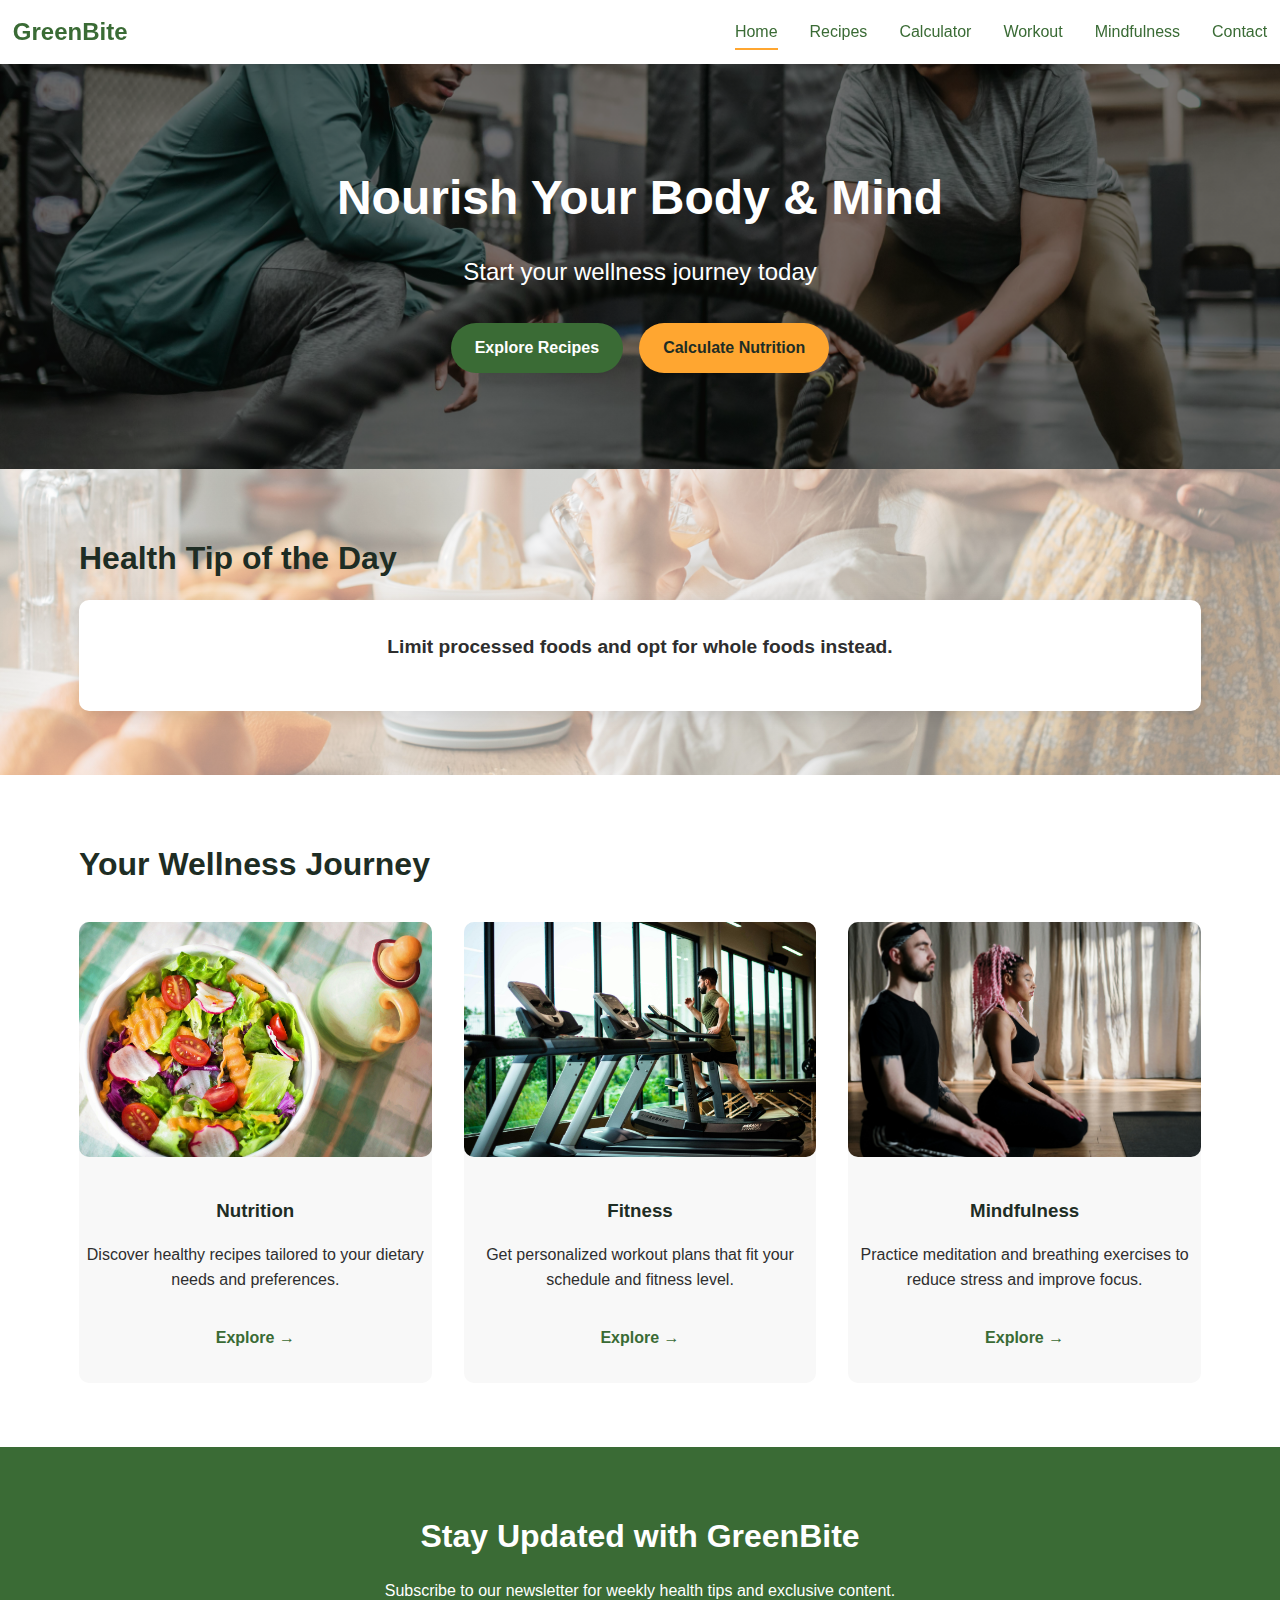
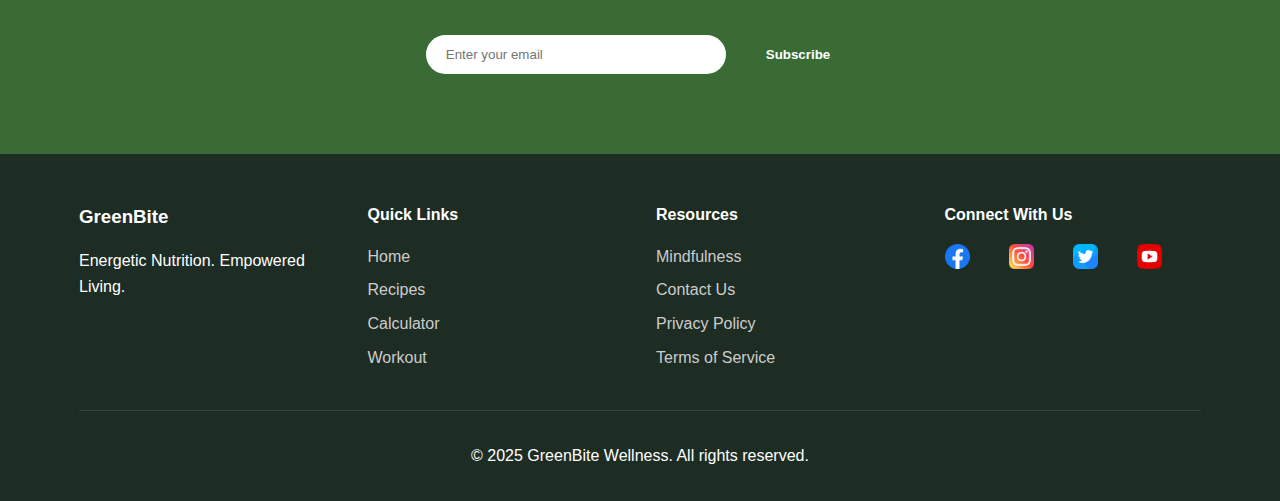
<file: index.html>
<!DOCTYPE html>
<html lang="en">
<head>
    <meta charset="UTF-8">
    <meta name="viewport" content="width=device-width, initial-scale=1.0">
    <meta name="description" content="GreenBite - Your holistic wellness journey with nutrition, fitness, and mindfulness">
    <title>GreenBite - Holistic Wellness</title>
    <link rel="stylesheet" href="./style.css">
    <link rel="manifest" href="manifest.json">
    <link rel="icon" href="images/favicon.png" type="image/png">
</head>
<body>
    <!-- Navigation -->
    <nav class="navbar">
        <div class="nav-container">
            <a href="./index.html" class="nav-logo">GreenBite</a>
            <div class="nav-menu" id="nav-menu">
                <a href="./index.html" class="nav-link active">Home</a>
                <a href="./recipes.html" class="nav-link">Recipes</a>
                <a href="./calculator.html" class="nav-link">Calculator</a>
                <a href="./workout.html" class="nav-link">Workout</a>
                <a href="./mindfullness.html" class="nav-link">Mindfulness</a>
                <a href="contact.html" class="nav-link">Contact</a>
            </div>
            <div class="hamburger" id="hamburger">
                <span class="bar"></span>
                <span class="bar"></span>
                <span class="bar"></span>
            </div>
        </div>
    </nav>

    <!-- Hero Section -->
    <section class="hero">
        <div class="hero-content">
            <h1 class="hero-title">Nourish Your Body & Mind</h1>
            <p class="hero-subtitle" id="rotating-text">Start your wellness journey today</p>
            <div class="hero-buttons">
                <a href="./recipes.html" class="btn btn-primary">Explore Recipes</a>
                <a href="./calculator.html" class="btn btn-secondary">Calculate Nutrition</a>
            </div>
        </div>
    </section>

    <!-- Daily Tip Section -->
    <section class="daily-tip">
        <div class="container">
            <h2>Health Tip of the Day</h2>
            <div class="tip-card">
                <p id="daily-tip-text">Loading your daily tip...</p>
            </div>
        </div>
    </section>

    <!-- Features Section -->
    <section class="features">
        <div class="container">
            <h2>Your Wellness Journey</h2>
            <div class="features-grid">
                <div class="feature-card">
                    <div class="feature-icon"><img src="nutrtion 1.jpg"></div>
                    <h3>Nutrition</h3>
                    <p>Discover healthy recipes tailored to your dietary needs and preferences.</p>
                    <a href="./recipes.html" class="feature-link">Explore →</a>
                </div>
                <div class="feature-card">
                    <div class="feature-icon"><img src="workout 1.jpg"></div>
                    <h3>Fitness</h3>
                    <p>Get personalized workout plans that fit your schedule and fitness level.</p>
                    <a href="./workout.html" class="feature-link">Explore →</a>
                </div>
                <div class="feature-card">
                    <div class="feature-icon"><img src="mind 1.jpg"></div>
                    <h3>Mindfulness</h3>
                    <p>Practice meditation and breathing exercises to reduce stress and improve focus.</p>
                    <a href="./mindfullness.html" class="feature-link">Explore →</a>
                </div>
            </div>
        </div>
    </section>

    <!-- Newsletter Section -->
    <section class="newsletter">
        <div class="container">
            <h2>Stay Updated with GreenBite</h2>
            <p>Subscribe to our newsletter for weekly health tips and exclusive content.</p>
            <form id="newsletter-form" class="newsletter-form">
                <input type="email" id="newsletter-email" placeholder="Enter your email" required>
                <button type="submit" class="btn btn-primary">Subscribe</button>
            </form>
            <p id="newsletter-message" class="newsletter-message"></p>
        </div>
    </section>

    <!-- Footer -->
    <footer class="footer">
        <div class="container">
            <div class="footer-content">
                <div class="footer-section">
                    <h3>GreenBite</h3>
                    <p>Energetic Nutrition. Empowered Living.</p>
                </div>
                <div class="footer-section">
                    <h4>Quick Links</h4>
                    <ul>
                        <li><a href="./index.html">Home</a></li>
                        <li><a href="./recipes.html">Recipes</a></li>
                        <li><a href="./calculator.html">Calculator</a></li>
                        <li><a href="./workout.html">Workout</a></li>
                    </ul>
                </div>
                <div class="footer-section">
                    <h4>Resources</h4>
                    <ul>
                        <li><a href="./mindfullness.html">Mindfulness</a></li>
                        <li><a href="contact.html">Contact Us</a></li>
                        <li><a href="#">Privacy Policy</a></li>
                        <li><a href="#">Terms of Service</a></li>
                    </ul>
                </div>
                <div class="footer-section">
                    <h4>Connect With Us</h4>
                    <div class="social-icons">
                        <a href="#" aria-label="Facebook"><img src="facebook.png"></a>
                        <a href="#" aria-label="Instagram"><img src="instagram.png"></a>
                        <a href="#" aria-label="Twitter"><img src="twitter.png"></a>
                        <a href="#" aria-label="YouTube"><img src="youtube.png"></a>
                    </div>
                </div>
            </div>
            <div class="footer-bottom">
                <p>&copy; 2025 GreenBite Wellness. All rights reserved.</p>
            </div>
        </div>
    </footer>

    <script src="./script.js"></script>
</body>
</html>
</file>
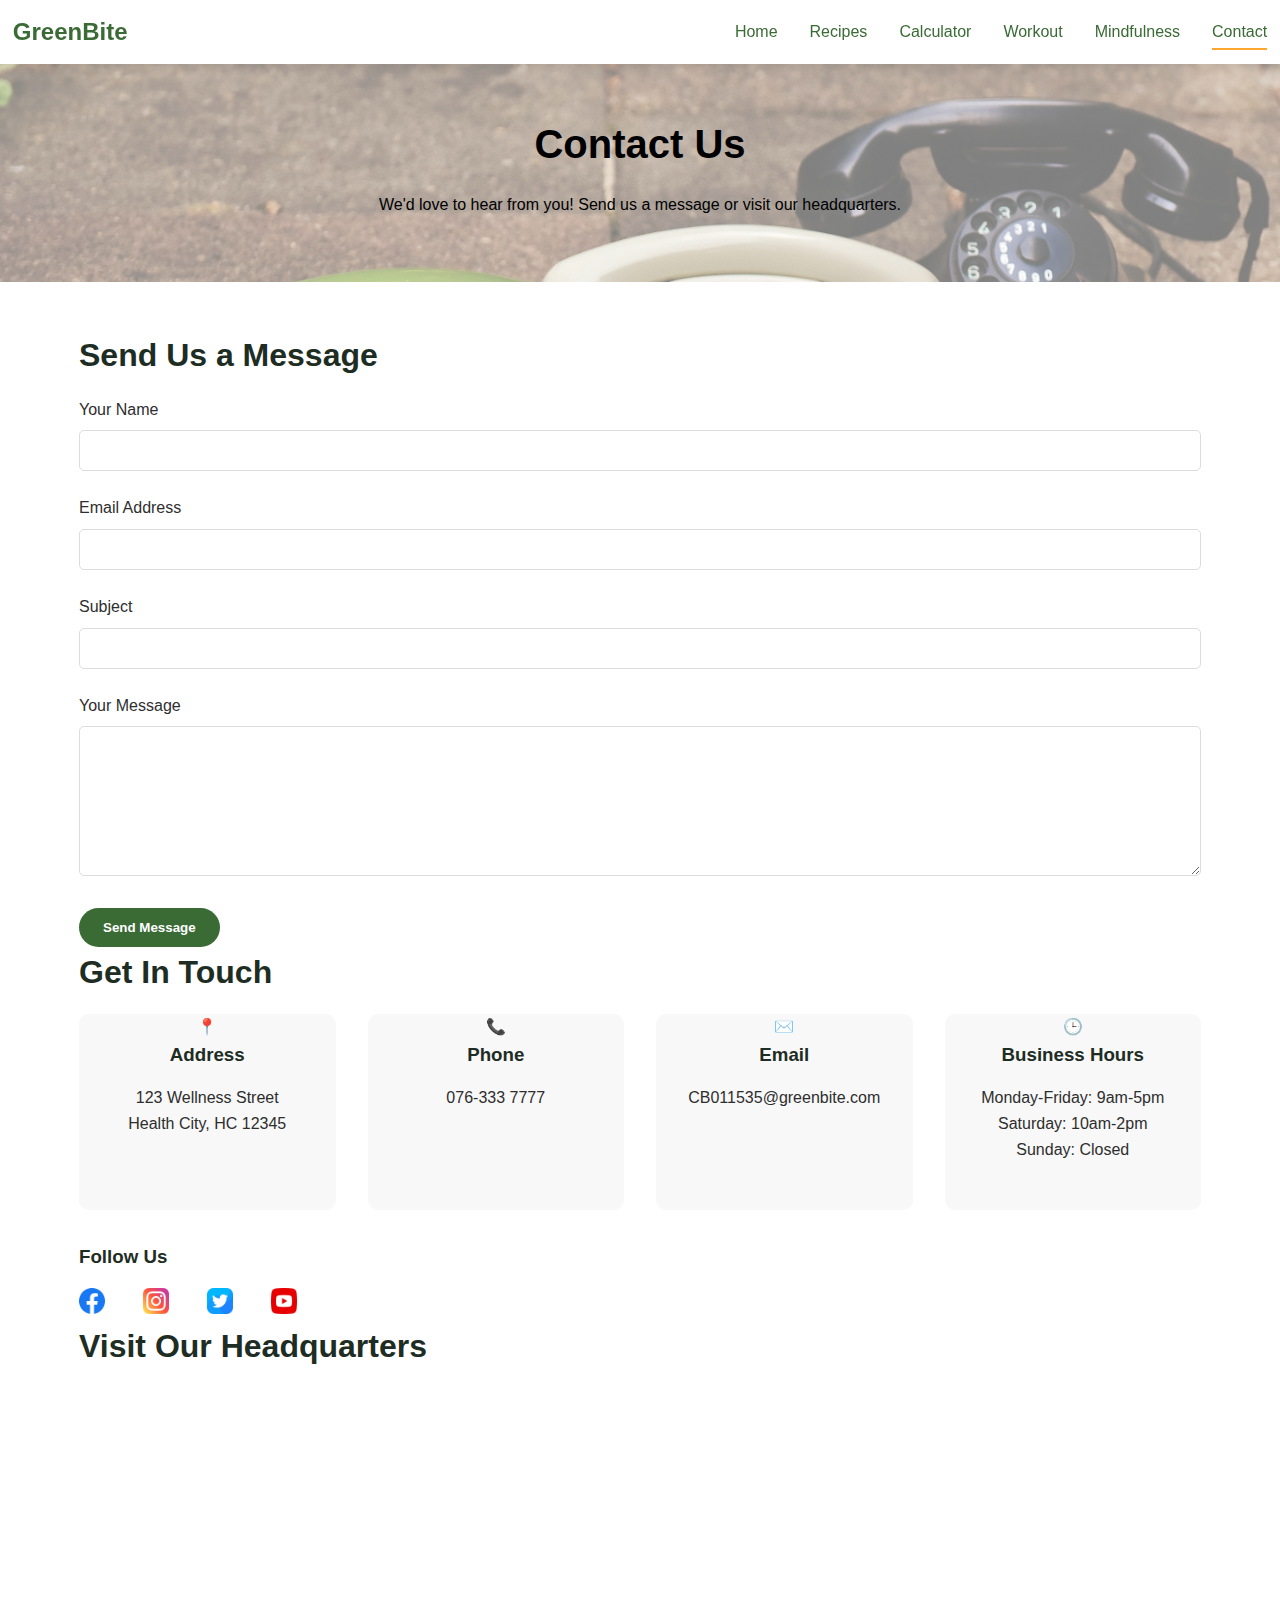
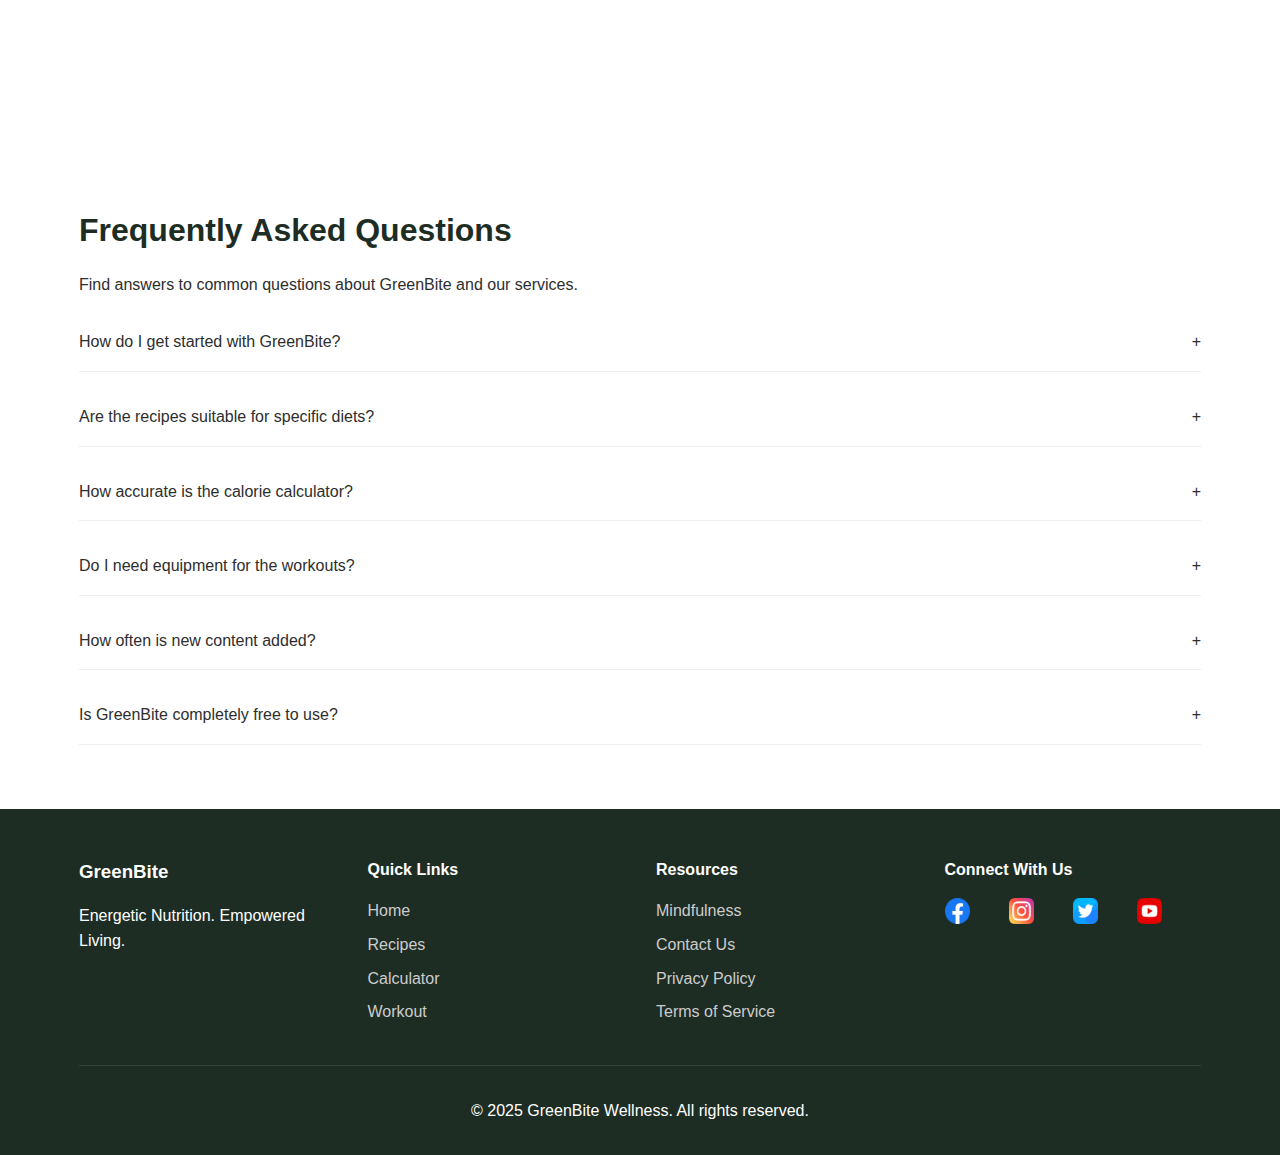
<file: contact.html>
<!DOCTYPE html>
<html lang="en">
<head>
    <meta charset="UTF-8">
    <meta name="viewport" content="width=device-width, initial-scale=1.0">
    <title>Contact Us | GreenBite</title>
    <link rel="stylesheet" href="./style.css">
    <link rel="manifest" href="manifest.json">
    <link rel="icon" href="images/favicon.png" type="image/png">
</head>
<body class="contact-page">
    <!-- Navigation -->
    <nav class="navbar">
        <div class="nav-container">
            <a href="./index.html" class="nav-logo">GreenBite</a>
            <div class="nav-menu" id="nav-menu">
                <a href="./index.html" class="nav-link">Home</a>
                <a href="./recipes.html" class="nav-link">Recipes</a>
                <a href="./calculator.html" class="nav-link">Calculator</a>
                <a href="./workout.html" class="nav-link">Workout</a>
                <a href="./mindfullness.html" class="nav-link">Mindfulness</a>
                <a href="./contact.html" class="nav-link active">Contact</a>
            </div>
            <div class="hamburger" id="hamburger">
                <span class="bar"></span>
                <span class="bar"></span>
                <span class="bar"></span>
            </div>
        </div>
    </nav>

    <!-- Page Header -->
    <section class="contact-header">
        <div class="container">
            <h1 style="color: rgb(0, 0, 0);">Contact Us</h1>
            <p style="color: rgb(0, 0, 0);">We'd love to hear from you! Send us a message or visit our headquarters.</p>
        </div>
    </section>

    <!-- Page Content -->
    <section class="page-content">
        <div class="container">
            <div class="contact-grid">
                <!-- Contact Form -->
                <div class="contact-form-section">
                    <h2>Send Us a Message</h2>
                    <form id="contact-form" class="contact-form">
                        <div class="form-group">
                            <label for="contact-name" class="form-label">Your Name</label>
                            <input type="text" id="contact-name" name="name" class="form-input" required>
                            <div class="error-message" id="name-error"></div>
                        </div>
                        
                        <div class="form-group">
                            <label for="contact-email" class="form-label">Email Address</label>
                            <input type="email" id="contact-email" name="email" class="form-input" required>
                            <div class="error-message" id="email-error"></div>
                        </div>
                        
                        <div class="form-group">
                            <label for="contact-subject" class="form-label">Subject</label>
                            <input type="text" id="contact-subject" name="subject" class="form-input" required>
                            <div class="error-message" id="subject-error"></div>
                        </div>
                        
                        <div class="form-group">
                            <label for="contact-message" class="form-label">Your Message</label>
                            <textarea id="contact-message" name="message" class="form-textarea" rows="5" required></textarea>
                            <div class="error-message" id="message-error"></div>
                        </div>
                        
                        <button type="submit" class="btn btn-primary">Send Message</button>
                    </form>
                    
                    <div id="form-message" class="form-message"></div>
                </div>

                <!-- Contact Information -->
                <div class="contact-info-section">
                    <h2>Get In Touch</h2>
                    
                    <div class="contact-info">
                        <div class="contact-item">
                            <div class="contact-icon">📍</div>
                            <div class="contact-details">
                                <h3>Address</h3>
                                <p>123 Wellness Street<br>Health City, HC 12345</p>
                            </div>
                        </div>
                        
                        <div class="contact-item">
                            <div class="contact-icon">📞</div>
                            <div class="contact-details">
                                <h3>Phone</h3>
                                <p>076-333 7777</p>
                            </div>
                        </div>
                        
                        <div class="contact-item">
                            <div class="contact-icon">✉️</div>
                            <div class="contact-details">
                                <h3>Email</h3>
                                <p>CB011535@greenbite.com</p>
                            </div>
                        </div>
                        
                        <div class="contact-item">
                            <div class="contact-icon">🕒</div>
                            <div class="contact-details">
                                <h3>Business Hours</h3>
                                <p>Monday-Friday: 9am-5pm<br>Saturday: 10am-2pm<br>Sunday: Closed</p>
                            </div>
                        </div>
                    </div>
                    
                    <div class="social-links">
                        <h3>Follow Us</h3>
                        <div class="social-icons">
                            <a href="#" aria-label="Facebook"><img src="facebook.png"></a>
                            <a href="#" aria-label="Instagram"><img src="instagram.png"></a>
                            <a href="#" aria-label="Twitter"><img src="twitter.png"></a>
                            <a href="#" aria-label="YouTube"><img src="youtube.png"></a>
                        </div>
                    </div>
                </div>
            </div>

            <!-- Map Section -->
            <div class="map-section">
                <h2>Visit Our Headquarters</h2>
                <div class="map-container">
                    <iframe src="https://www.google.com/maps/embed?pb=!1m18!1m12!1m3!1d3022.1840523763795!2d-73.98761418459386!3d40.75831467932678!2m3!1f0!2f0!3f0!3m2!1i1024!2i768!4f13.1!3m3!1m2!1s0x89c25855b8fb3083%3A0xa0f9aef176042a5c!2sCentral%20Park!5e0!3m2!1sen!2sus!4v1633456323819!5m2!1sen!2sus" width="100%" height="100%" style="border:0;" allowfullscreen="" loading="lazy"></iframe>
                </div>
            </div>

            <!-- FAQ Section -->
            <div class="faq-section">
                <h2>Frequently Asked Questions</h2>
                <p>Find answers to common questions about GreenBite and our services.</p>
                
                <div class="faq-list">
                    <div class="faq-item">
                        <div class="faq-question">
                            <span>How do I get started with GreenBite?</span>
                            <span class="faq-toggle">+</span>
                        </div>
                        <div class="faq-answer">
                            <p>Getting started is easy! Simply explore our recipes, use our calorie calculator to determine your nutritional needs, and try our workout generator. You can also sign up for our newsletter to receive weekly health tips.</p>
                        </div>
                    </div>
                    
                    <div class="faq-item">
                        <div class="faq-question">
                            <span>Are the recipes suitable for specific diets?</span>
                            <span class="faq-toggle">+</span>
                        </div>
                        <div class="faq-answer">
                            <p>Yes! Our recipes include options for various dietary preferences including vegetarian, vegan, gluten-free, and dairy-free. You can filter recipes based on your dietary needs.</p>
                        </div>
                    </div>
                    
                    <div class="faq-item">
                        <div class="faq-question">
                            <span>How accurate is the calorie calculator?</span>
                            <span class="faq-toggle">+</span>
                        </div>
                        <div class="faq-answer">
                            <p>Our calorie calculator uses the Mifflin-St Jeor equation, which is considered one of the most accurate formulas for estimating basal metabolic rate (BMR). However, individual results may vary based on factors like genetics and metabolism.</p>
                        </div>
                    </div>
                    
                    <div class="faq-item">
                        <div class="faq-question">
                            <span>Do I need equipment for the workouts?</span>
                            <span class="faq-toggle">+</span>
                        </div>
                        <div class="faq-answer">
                            <p>No! Our workout generator includes both equipment-free exercises and workouts that use basic equipment like dumbbells. You can filter workouts based on the equipment you have available.</p>
                        </div>
                    </div>
                    
                    <div class="faq-item">
                        <div class="faq-question">
                            <span>How often is new content added?</span>
                            <span class="faq-toggle">+</span>
                        </div>
                        <div class="faq-answer">
                            <p>We add new recipes and content weekly. Subscribe to our newsletter to be notified when new content is available.</p>
                        </div>
                    </div>
                    
                    <div class="faq-item">
                        <div class="faq-question">
                            <span>Is GreenBite completely free to use?</span>
                            <span class="faq-toggle">+</span>
                        </div>
                        <div class="faq-answer">
                            <p>Yes! All the content on our website is completely free. We believe that health and wellness resources should be accessible to everyone.</p>
                        </div>
                    </div>
                </div>
            </div>
        </div>
    </section>

    <!-- Footer -->
    <footer class="footer">
        <div class="container">
            <div class="footer-content">
                <div class="footer-section">
                    <h3>GreenBite</h3>
                    <p>Energetic Nutrition. Empowered Living.</p>
                </div>
                <div class="footer-section">
                    <h4>Quick Links</h4>
                    <ul>
                        <li><a href="./index.html">Home</a></li>
                        <li><a href="./recipes.html">Recipes</a></li>
                        <li><a href="./calculator.html">Calculator</a></li>
                        <li><a href="./workout.html">Workout</a></li>
                    </ul>
                </div>
                <div class="footer-section">
                    <h4>Resources</h4>
                    <ul>
                        <li><a href="./mindfullness.html">Mindfulness</a></li>
                        <li><a href="./contact.html">Contact Us</a></li>
                        <li><a href="#">Privacy Policy</a></li>
                        <li><a href="#">Terms of Service</a></li>
                    </ul>
                </div>
                <div class="footer-section">
                    <h4>Connect With Us</h4>
                    <div class="social-icons">
                        <a href="#" aria-label="Facebook"><img src="facebook.png"></a>
                        <a href="#" aria-label="Instagram"><img src="instagram.png"></a>
                        <a href="#" aria-label="Twitter"><img src="twitter.png"></a>
                        <a href="#" aria-label="YouTube"><img src="youtube.png"></a>
                    </div>
                </div>
            </div>
            <div class="footer-bottom">
                <p>&copy; 2025 GreenBite Wellness. All rights reserved.</p>
            </div>
        </div>
    </footer>

    <script src="./script.js"></script>
</body>
</html>
</file>
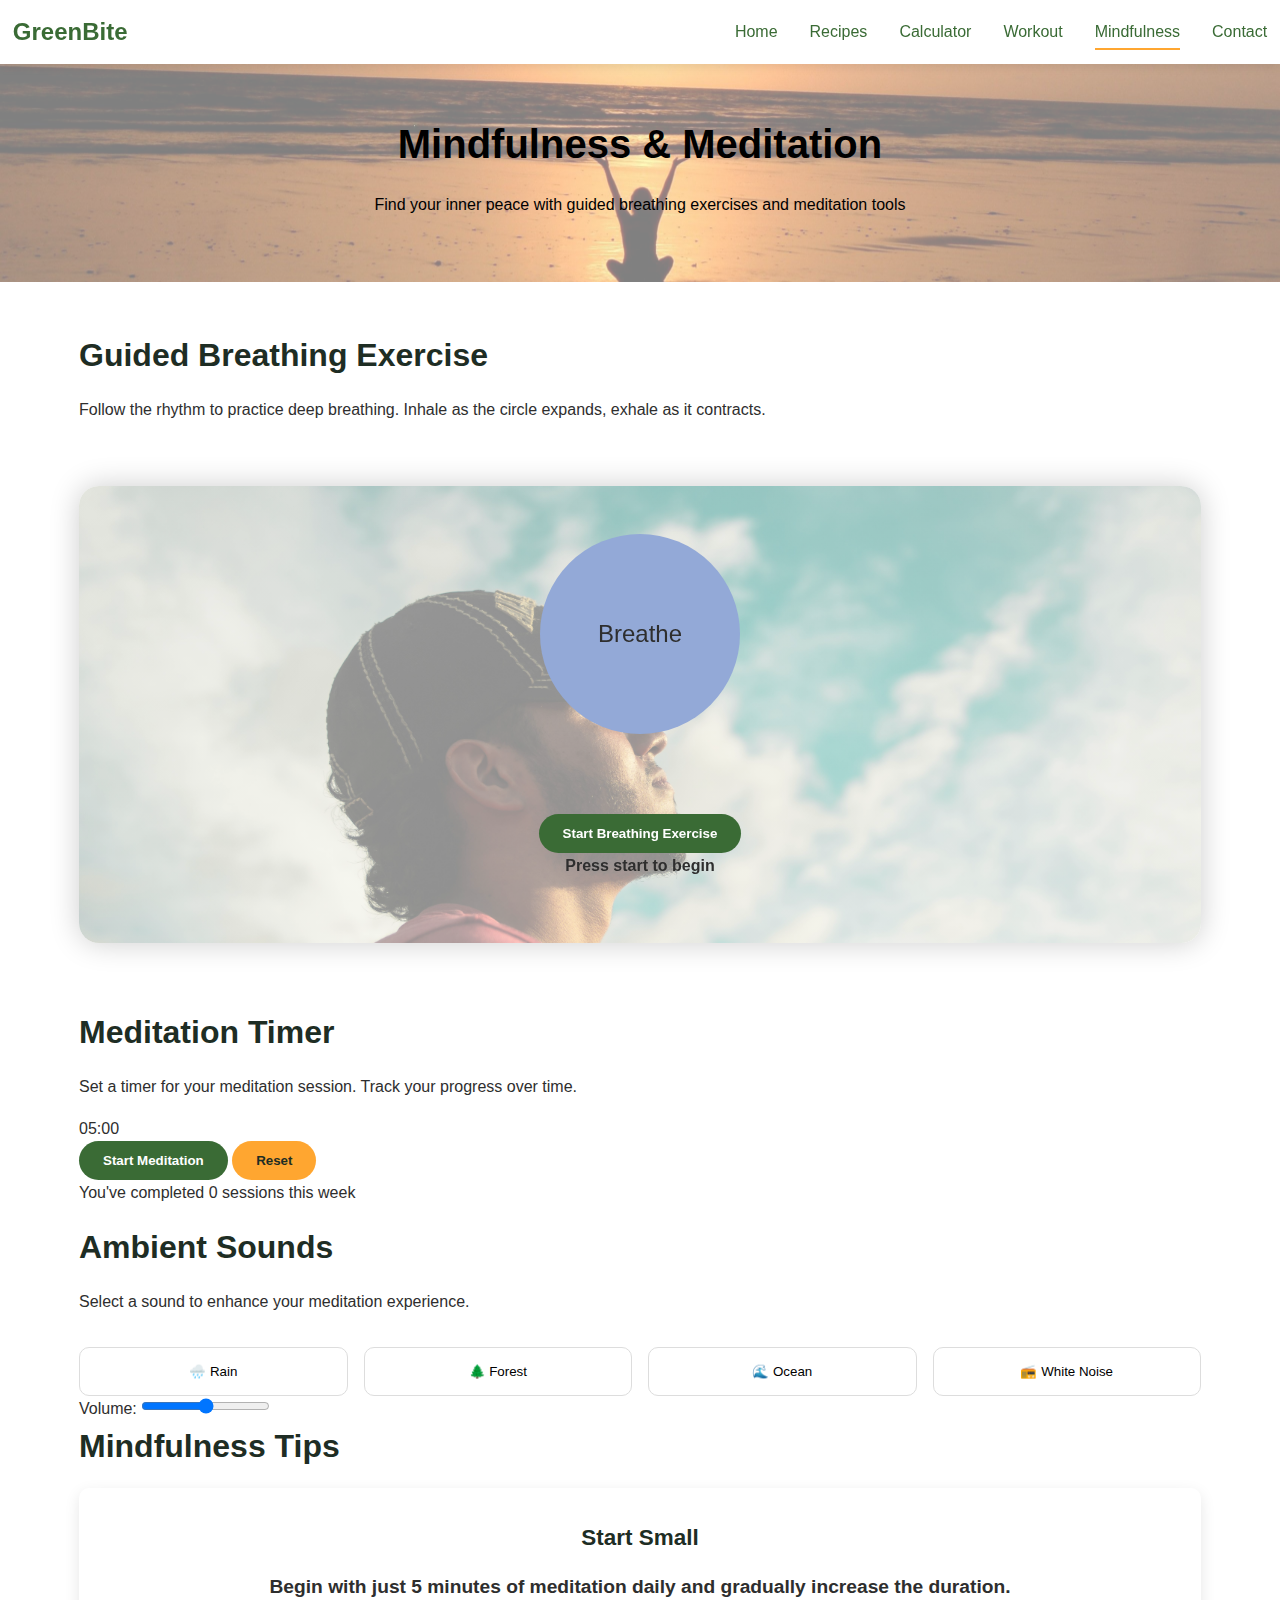
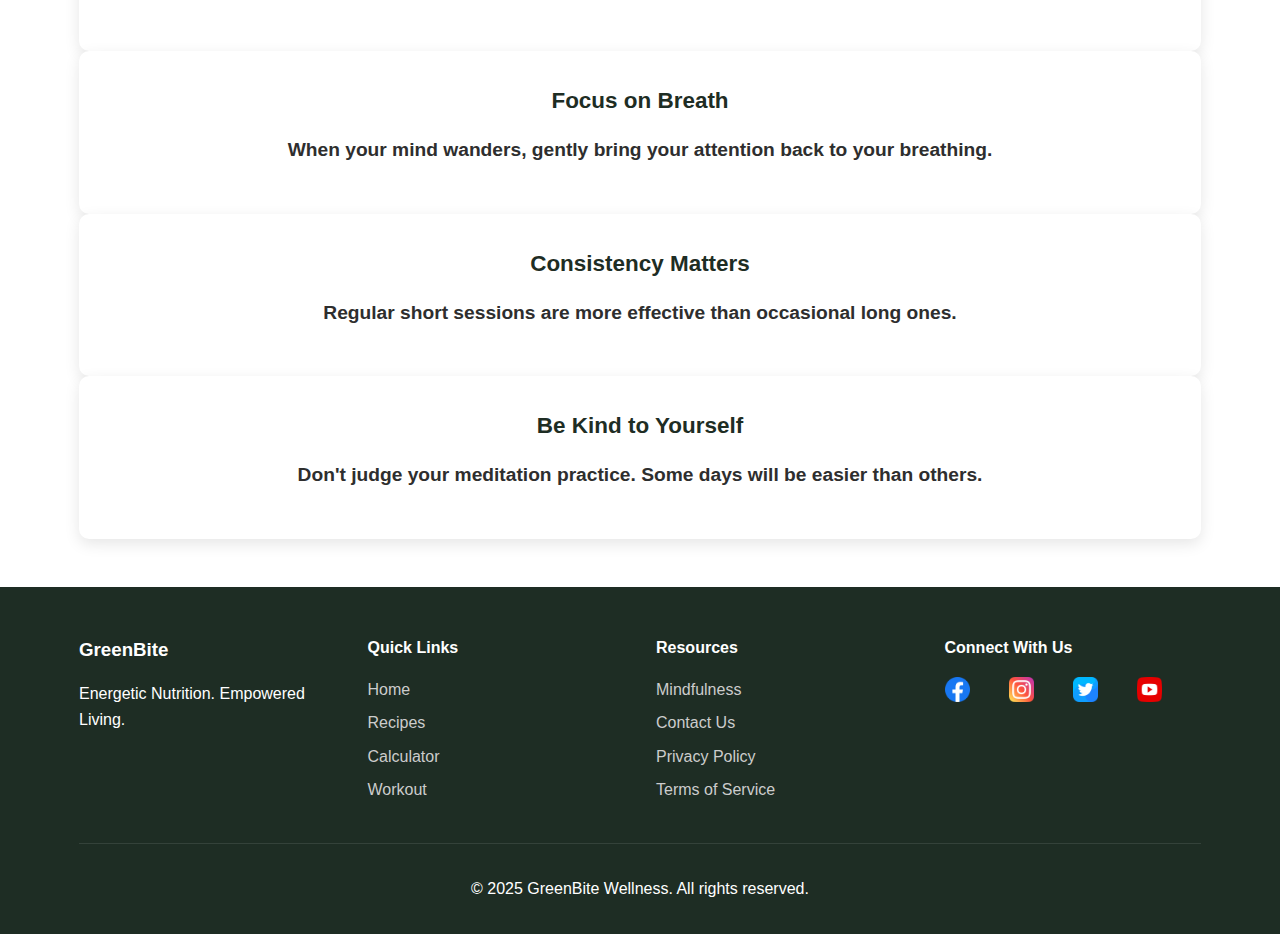
<file: mindfullness.html>
<!DOCTYPE html>
<html lang="en">
<head>
    <meta charset="UTF-8">
    <meta name="viewport" content="width=device-width, initial-scale=1.0">
    <title>Mindfulness | GreenBite</title>
    <link rel="stylesheet" href="./style.css">
    <link rel="manifest" href="manifest.json">
    <link rel="icon" href="images/favicon.png" type="image/png">
</head>
<body class="mindfulness-page">
    <!-- Navigation -->
    <nav class="navbar">
        <div class="nav-container">
            <a href="./index.html" class="nav-logo">GreenBite</a>
            <div class="nav-menu" id="nav-menu">
                <a href="./index.html" class="nav-link">Home</a>
                <a href="./recipes.html" class="nav-link">Recipes</a>
                <a href="./calculator.html" class="nav-link">Calculator</a>
                <a href="./workout.html" class="nav-link">Workout</a>
                <a href="./mindfullness.html" class="nav-link active">Mindfulness</a>
                <a href="contact.html" class="nav-link">Contact</a>
            </div>
            <div class="hamburger" id="hamburger">
                <span class="bar"></span>
                <span class="bar"></span>
                <span class="bar"></span>
            </div>
        </div>
    </nav>

    <!-- Page Header -->
    <section class="mindfullness-header">
        <div class="container">
            <h1 style="color: rgb(0, 0, 0);">Mindfulness & Meditation</h1>
            <p style="color: rgb(0, 0, 0);">Find your inner peace with guided breathing exercises and meditation tools</p>
        </div>
    </section>

    <!-- Page Content -->
    <section class="page-content">
        <div class="container">
            <!-- Breathing Exercise -->
            <div class="mindfulness-section">
                <h2>Guided Breathing Exercise</h2>
                <p>Follow the rhythm to practice deep breathing. Inhale as the circle expands, exhale as it contracts.</p>
                
                <div class="breathing-container">
                    <div class="breathing-circle" id="breathing-circle">
                        <span>Breathe</span>
                    </div>
                    
                    <div class="breathing-controls">
                        <button id="start-breathing" class="btn btn-primary">Start Breathing Exercise</button>
                        <p style="font-weight: bolder;" class="breathing-instruction" id="breathing-instruction">Press start to begin</p>
                    </div>
                </div>
            </div>

            <!-- Meditation Timer -->
            <div class="mindfulness-section">
                <h2>Meditation Timer</h2>
                <p>Set a timer for your meditation session. Track your progress over time.</p>
                
                <div class="meditation-timer">
                    <div class="timer-display" id="meditation-time">05:00</div>
                    <div class="timer-controls">
                        <button id="start-meditation" class="btn btn-primary">Start Meditation</button>
                        <button id="reset-meditation" class="btn btn-secondary">Reset</button>
                    </div>
                    
                    <div class="session-tracker">
                        <p>You've completed <span id="session-count">0</span> sessions this week</p>
                    </div>
                </div>
            </div>

            <!-- Ambient Sounds -->
            <div class="mindfulness-section">
                <h2>Ambient Sounds</h2>
                <p>Select a sound to enhance your meditation experience.</p>
                
                <div class="ambient-sounds">
                    <button class="sound-btn" data-sound="rain">
                        <span>🌧️</span>
                        <span>Rain</span>
                    </button>
                    <button class="sound-btn" data-sound="forest">
                        <span>🌲</span>
                        <span>Forest</span>
                    </button>
                    <button class="sound-btn" data-sound="ocean">
                        <span>🌊</span>
                        <span>Ocean</span>
                    </button>
                    <button class="sound-btn" data-sound="white-noise">
                        <span>📻</span>
                        <span>White Noise</span>
                    </button>
                </div>
                
                <div class="volume-control">
                    <label for="volume">Volume:</label>
                    <input type="range" id="volume" name="volume" min="0" max="100" value="50">
                </div>
            </div>

            <!-- Mindfulness Tips -->
            <div class="mindfulness-section">
                <h2>Mindfulness Tips</h2>
                <div class="tips-grid">
                    <div class="tip-card">
                        <h3>Start Small</h3>
                        <p>Begin with just 5 minutes of meditation daily and gradually increase the duration.</p>
                    </div>
                    <div class="tip-card">
                        <h3>Focus on Breath</h3>
                        <p>When your mind wanders, gently bring your attention back to your breathing.</p>
                    </div>
                    <div class="tip-card">
                        <h3>Consistency Matters</h3>
                        <p>Regular short sessions are more effective than occasional long ones.</p>
                    </div>
                    <div class="tip-card">
                        <h3>Be Kind to Yourself</h3>
                        <p>Don't judge your meditation practice. Some days will be easier than others.</p>
                    </div>
                </div>
            </div>
        </div>
    </section>

    <!-- Footer -->
    <footer class="footer">
        <div class="container">
            <div class="footer-content">
                <div class="footer-section">
                    <h3>GreenBite</h3>
                    <p>Energetic Nutrition. Empowered Living.</p>
                </div>
                <div class="footer-section">
                    <h4>Quick Links</h4>
                    <ul>
                        <li><a href="./index.html">Home</a></li>
                        <li><a href="./recipes.html">Recipes</a></li>
                        <li><a href="./calculator.html">Calculator</a></li>
                        <li><a href="./workout.html">Workout</a></li>
                    </ul>
                </div>
                <div class="footer-section">
                    <h4>Resources</h4>
                    <ul>
                        <li><a href="./mindfullness.html">Mindfulness</a></li>
                        <li><a href="contact.html">Contact Us</a></li>
                        <li><a href="#">Privacy Policy</a></li>
                        <li><a href="#">Terms of Service</a></li>
                    </ul>
                </div>
                <div class="footer-section">
                    <h4>Connect With Us</h4>
                    <div class="social-icons">
                        <a href="#" aria-label="Facebook"><img src="facebook.png"></a>
                        <a href="#" aria-label="Instagram"><img src="instagram.png"></a>
                        <a href="#" aria-label="Twitter"><img src="twitter.png"></a>
                        <a href="#" aria-label="YouTube"><img src="youtube.png"></a>
                    </div>
                </div>
            </div>
            <div class="footer-bottom">
                <p>&copy; 2025 GreenBite Wellness. All rights reserved.</p>
            </div>
        </div>
    </footer>

    <script src="./script.js"></script>
</body>
</html>
</file>
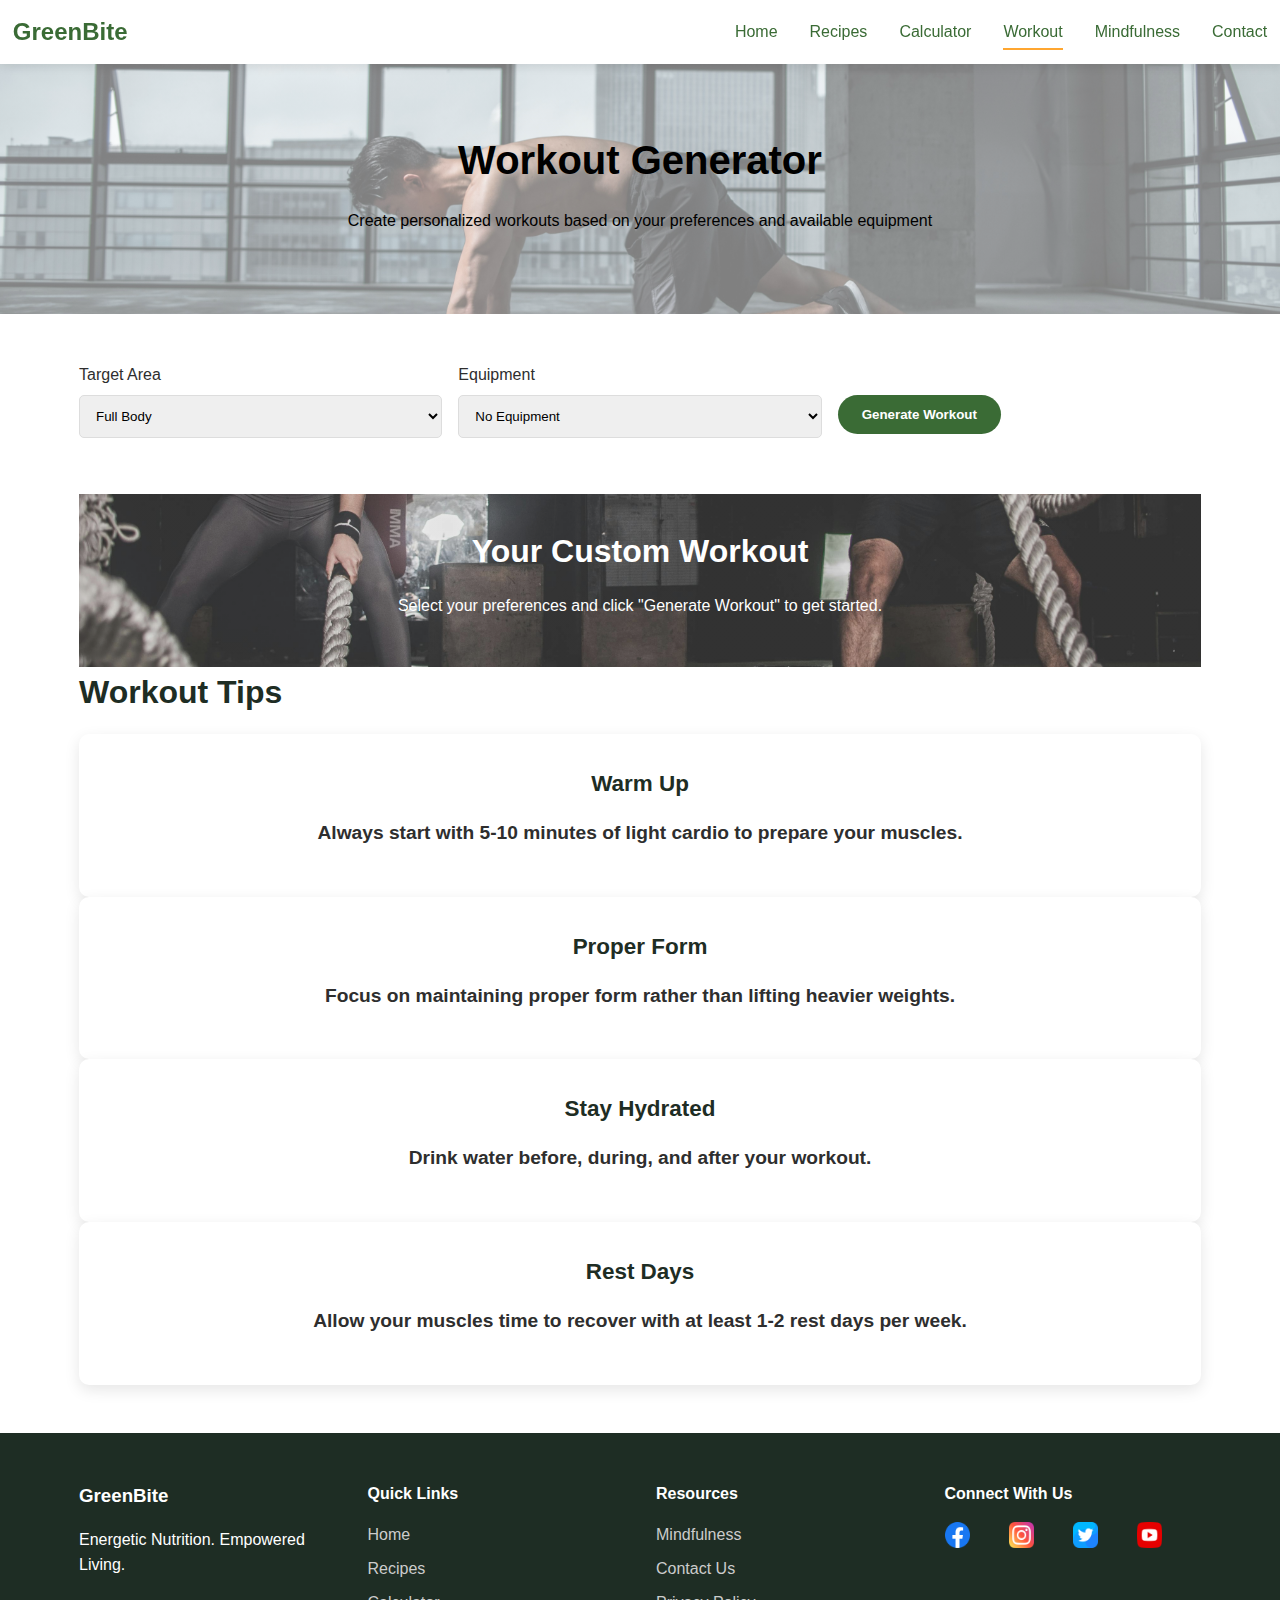
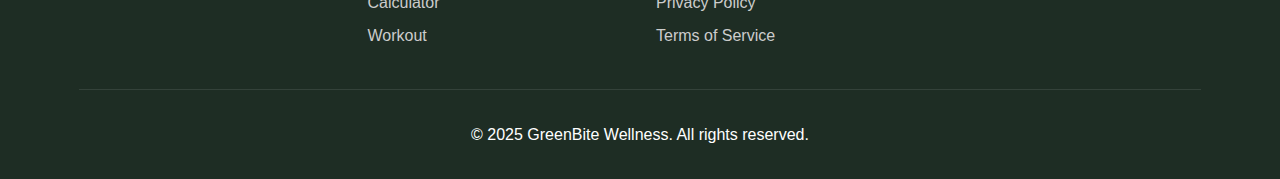
<file: workout.html>
<!DOCTYPE html>
<html lang="en">
<head>
    <meta charset="UTF-8">
    <meta name="viewport" content="width=device-width, initial-scale=1.0">
    <title>Workout Generator | GreenBite</title>
    <link rel="stylesheet" href="./style.css">
    <link rel="manifest" href="manifest.json">
    <link rel="icon" href="images/favicon.png" type="image/png">
</head>
<body class="workout-page">
    <!-- Navigation -->
    <nav class="navbar">
        <div class="nav-container">
            <a href="./index.html" class="nav-logo">GreenBite</a>
            <div class="nav-menu" id="nav-menu">
                <a href="./index.html" class="nav-link">Home</a>
                <a href="./recipes.html" class="nav-link">Recipes</a>
                <a href="./calculator.html" class="nav-link">Calculator</a>
                <a href="./workout.html" class="nav-link active">Workout</a>
                <a href="./mindfullness.html" class="nav-link">Mindfulness</a>
                <a href="./calculator.html" class="nav-link">Contact</a>
            </div>
            <div class="hamburger" id="hamburger">
                <span class="bar"></span>
                <span class="bar"></span>
                <span class="bar"></span>
            </div>
        </div>
    </nav>

    <!-- Page Header -->
    <section class="workout-header">
        <div class="container">
            <h1 style="color: black;">Workout Generator</h1>
            <p style="color: black;">Create personalized workouts based on your preferences and available equipment</p>
        </div>
    </section>

    <!-- Page Content -->
    <section class="page-content">
        <div class="container">
            <!-- Workout Options -->
            <div class="workout-options">
                <div class="form-group">
                    <label for="body-part" class="form-label">Target Area</label>
                    <select id="body-part" class="form-select">
                        <option value="full">Full Body</option>
                        <option value="arms">Arms</option>
                        <option value="legs">Legs</option>
                        <option value="core">Core</option>
                    </select>
                </div>
                
                <div class="form-group">
                    <label for="equipment" class="form-label">Equipment</label>
                    <select id="equipment" class="form-select">
                        <option value="none">No Equipment</option>
                        <option value="dumbbells">Dumbbells</option>
                        <option value="resistance">Resistance Bands</option>
                    </select>
                </div>
                
                <div class="form-group">
                    <label class="form-label">&nbsp;</label>
                    <button id="generate-workout" class="btn btn-primary">Generate Workout</button>
                </div>
            </div>

            <!-- Generated Workout -->
            <div class="workout-results">
                <h2 style="color: white;">Your Custom Workout</h2>
                <div class="workout-container" id="workout-container">
                    <p class="no-workout" style="color: white;">Select your preferences and click "Generate Workout" to get started.</p>
                </div>
            </div>

            <!-- Workout Tips -->
            <div class="workout-tips">
                <h2>Workout Tips</h2>
                <div class="tips-grid">
                    <div class="tip-card">
                        <h3>Warm Up</h3>
                        <p>Always start with 5-10 minutes of light cardio to prepare your muscles.</p>
                    </div>
                    <div class="tip-card">
                        <h3>Proper Form</h3>
                        <p>Focus on maintaining proper form rather than lifting heavier weights.</p>
                    </div>
                    <div class="tip-card">
                        <h3>Stay Hydrated</h3>
                        <p>Drink water before, during, and after your workout.</p>
                    </div>
                    <div class="tip-card">
                        <h3>Rest Days</h3>
                        <p>Allow your muscles time to recover with at least 1-2 rest days per week.</p>
                    </div>
                </div>
            </div>
        </div>
    </section>

    <!-- Exercise Modal -->
    <div class="modal" id="exercise-modal">
        <div class="modal-content">
            <span class="close-modal">&times;</span>
            <h2 id="modal-exercise-name">Exercise Name</h2>
            <div class="exercise-description" id="modal-exercise-description"></div>
            <div class="timer-display" id="modal-timer">00:30</div>
            <div class="timer-controls">
                <button id="start-timer" class="btn btn-primary">Start</button>
                <button id="pause-timer" class="btn btn-secondary">Pause</button>
                <button id="reset-timer" class="btn btn-secondary">Reset</button>
                <button id="close-timer" class="btn btn-secondary">Close</button>
            </div>
        </div>
    </div>

    <!-- Footer -->
    <footer class="footer">
        <div class="container">
            <div class="footer-content">
                <div class="footer-section">
                    <h3>GreenBite</h3>
                    <p>Energetic Nutrition. Empowered Living.</p>
                </div>
                <div class="footer-section">
                    <h4>Quick Links</h4>
                    <ul>
                        <li><a href="./index.html">Home</a></li>
                        <li><a href="./recipes.html">Recipes</a></li>
                        <li><a href="./calculator.html">Calculator</a></li>
                        <li><a href="./workout.html">Workout</a></li>
                    </ul>
                </div>
                <div class="footer-section">
                    <h4>Resources</h4>
                    <ul>
                        <li><a href="./mindfullness.html">Mindfulness</a></li>
                        <li><a href="./contact.html">Contact Us</a></li>
                        <li><a href="#">Privacy Policy</a></li>
                        <li><a href="#">Terms of Service</a></li>
                    </ul>
                </div>
                <div class="footer-section">
                    <h4>Connect With Us</h4>
                    <div class="social-icons">
                        <a href="#" aria-label="Facebook"><img src="facebook.png"></a>
                        <a href="#" aria-label="Instagram"><img src="instagram.png"></a>
                        <a href="#" aria-label="Twitter"><img src="twitter.png"></a>
                        <a href="#" aria-label="YouTube"><img src="youtube.png"></a>
                    </div>
                </div>
            </div>
            <div class="footer-bottom">
                <p>&copy; 2025 GreenBite Wellness. All rights reserved.</p>
            </div>
        </div>
    </footer>

    <script src="./script.js"></script>
</body>
</html>
</file>
<file: style.css>
/* Global Styles */
:root {
    --primary-color: #3A6B35;
    --secondary-color: #FFA630;
    --accent-color: #A63A50;
    --light-color: #E0F0EA;
    --dark-color: #1E2D24;
    --text-color: #2E2E2E;
    --light-text: #757575;
    --background: #FFFFFF;
    --card-bg: #F8F8F8;
    --font-primary: 'Poppins', sans-serif;
    --font-secondary: 'Open Sans', sans-serif;
}

* {
    margin: 0;
    padding: 0;
    box-sizing: border-box;
}

body {
    font-family: var(--font-secondary);
    color: var(--text-color);
    line-height: 1.6;
    background-color: var(--background);
}

.container {
    width: 90%;
    max-width: 1200px;
    margin: 0 auto;
    padding: 0 15px;
}
.container1{
    display: flex;
    justify-content: center;
    flex-direction: column;
    align-items: center;
}
/* Typography */
h1, h2, h3, h4, h5, h6 {
    font-family: var(--font-primary);
    font-weight: 600;
    margin-bottom: 1rem;
    color: var(--dark-color);
}

h1 {
    font-size: 2.5rem;
}

h2 {
    font-size: 2rem;
}

p {
    margin-bottom: 1rem;
}

a {
    text-decoration: none;
    color: var(--primary-color);
    transition: color 0.3s ease;
}

a:hover {
    color: var(--secondary-color);
}

/* Buttons */
.btn {
    display: inline-block;
    padding: 12px 24px;
    border-radius: 50px;
    font-family: var(--font-primary);
    font-weight: 600;
    text-align: center;
    cursor: pointer;
    transition: all 0.3s ease;
    border: none;
}

.btn-primary {
    background-color: var(--primary-color);
    color: white;
}

.btn-primary:hover {
    background-color: var(--dark-color);
    color: white;
}

.btn-secondary {
    background-color: var(--secondary-color);
    color: var(--dark-color);
}

.btn-secondary:hover {
    background-color: #e59422;
    color: var(--dark-color);
}

/* Navigation */
.navbar {
    background-color: white;
    box-shadow: 0 2px 10px rgba(0, 0, 0, 0.1);
    position: sticky;
    top: 0;
    z-index: 1000;
}

.nav-container {
    display: flex;
    justify-content: space-between;
    align-items: center;
    padding: 1%;
}

.nav-logo {
    font-family: var(--font-primary);
    font-weight: 700;
    font-size: 1.5rem;
    color: var(--primary-color);
}

.nav-menu {
    display: flex;
    gap: 2rem;
}

.nav-link {
    font-weight: 500;
    position: relative;
}

.nav-link::after {
    content: '';
    position: absolute;
    bottom: -5px;
    left: 0;
    width: 0;
    height: 2px;
    background-color: var(--secondary-color);
    transition: width 0.3s ease;
}

.nav-link:hover::after,
.nav-link.active::after {
    width: 100%;
}

.hamburger {
    display: none;
    flex-direction: column;
    cursor: pointer;
}

.bar {
    width: 25px;
    height: 3px;
    background-color: var(--dark-color);
    margin: 3px 0;
    transition: 0.3s;
}

/* Hero Section */
.hero {
    background: linear-gradient(rgba(0, 0, 0, 0.5), rgba(0, 0, 0, 0.5)), url('./fitness.jpg') no-repeat center center/cover;
    color: white;
    padding: 6rem 0;
    text-align: center;
}

.hero-content {
    max-width: 800px;
    margin: 0 auto;
}

.hero-title {
    font-size: 3rem;
    margin-bottom: 1rem;
    color: white;
}

.hero-subtitle {
    font-size: 1.5rem;
    margin-bottom: 2rem;
}

.hero-buttons {
    display: flex;
    gap: 1rem;
    justify-content: center;
}

/* Daily Tip Section */
.daily-tip {
    background-image: linear-gradient(rgba(255, 255, 255, 0.5), rgba(255, 255, 255, 0.5)), url("health-tip.jpg");
    background-attachment: fixed;
    background-size: cover;
    padding: 4rem 0;
    display: flex;
    flex-direction: column;
    align-items: center;
}

.tip-card {
    background-color: white;
    padding: 2rem;
    border-radius: 10px;
    box-shadow: 0 5px 15px rgba(0, 0, 0, 0.1);
    text-align: center;
    font-size: 1.2rem;
    font-weight: bold;
}

/* Features Section */
.features {
    padding: 4rem 0;
}

.features-grid {
    display: grid;
    grid-template-columns: repeat(auto-fit, minmax(300px, 1fr));
    gap: 2rem;
    margin-top: 2rem;
}

.feature-card {
    background-color: var(--card-bg);
    padding: 0 0 2rem 0;
    border-radius: 10px;
    text-align: center;
    transition: transform 0.3s ease, box-shadow 0.3s ease;
}

.feature-card:hover {
    transform: translateY(-5px);
    box-shadow: 0 10px 20px rgba(0, 0, 0, 0.1);
}

.feature-icon {
    width: 100%;
    font-size: 3rem;
    margin-bottom: 1rem;
}

.feature-icon img{
    width: 100%;
    border-radius: 10px;
}

.feature-link {
    display: inline-block;
    margin-top: 1rem;
    font-weight: 600;
}

/* Newsletter Section */
.newsletter {
    padding: 4rem 0;
    background-color: var(--primary-color);
    color: white;
    text-align: center;
}

.newsletter h2 {
    color: white;
}

.newsletter-form {
    display: flex;
    justify-content: center;
    margin-top: 2rem;
    gap: 1rem;
}

.newsletter-form input {
    padding: 12px 20px;
    border-radius: 50px;
    border: none;
    width: 300px;
    font-family: var(--font-secondary);
}

.newsletter-message {
    margin-top: 1rem;
    font-weight: 500;
}

/* Footer */
.footer {
    background-color: var(--dark-color);
    color: white;
    padding: 3rem 0 1rem;
}

.footer-content {
    display: grid;
    grid-template-columns: repeat(auto-fit, minmax(250px, 1fr));
    gap: 2rem;
    margin-bottom: 2rem;
}

.footer-section h3,
.footer-section h4 {
    color: white;
    margin-bottom: 1rem;
}

.footer-section ul {
    list-style: none;
}

.footer-section ul li {
    margin-bottom: 0.5rem;
}

.footer-section a {
    color: #ccc;
}

.footer-section a:hover {
    color: white;
}

.social-icons {
    display: flex;
}

.social-icons img{
    margin: 0;
    width: 40%;
}

.social-icons a {
    margin: 0;
    width: 4rem;
}

.footer-bottom {
    text-align: center;
    padding-top: 2rem;
    border-top: 1px solid rgba(255, 255, 255, 0.1);
}

/* Responsive Design */
@media (max-width: 768px) {
    .hamburger {
        display: flex;
    }

    .nav-menu {
        position: fixed;
        left: -100%;
        top: 70px;
        flex-direction: column;
        background-color: white;
        width: 100%;
        text-align: center;
        transition: 0.3s;
        box-shadow: 0 10px 27px rgba(0, 0, 0, 0.05);
        padding: 2rem 0;
        gap: 0;
    }

    .nav-menu.active {
        left: 0;
    }

    .nav-link {
        padding: 1rem;
        display: block;
    }

    .hero-title {
        font-size: 2.5rem;
    }

    .hero-buttons {
        flex-direction: column;
        align-items: center;
    }

    .newsletter-form {
        flex-direction: column;
        align-items: center;
    }

    .newsletter-form input {
        width: 100%;
        max-width: 300px;
    }
}

/* Animation Classes */
.fade-in {
    animation: fadeIn 1s ease-in;
}

@keyframes fadeIn {
    from { opacity: 0; }
    to { opacity: 1; }
}

.slide-in {
    animation: slideIn 0.5s ease-out;
}

@keyframes slideIn {
    from { transform: translateY(20px); opacity: 0; }
    to { transform: translateY(0); opacity: 1; }
}

/* Page Specific Styles */
.page-header {
    background-color: var(--light-color);
    padding: 3rem 0;
    text-align: center;
    background-image: url(./meditation\ 1.JPG);
    background-size: 100%;
}

.page-content {
    padding: 3rem 0;
}

/* Recipe Cards */

.recipes-header{
    background-image: linear-gradient(rgba(255, 255, 255, 0.5), rgba(255, 255, 255, 0.5)), url("recipes.jpg");
    padding: 5%;
    background-repeat: no-repeat;
    background-size: cover;

}
.recipes-grid {
    display: grid;
    grid-template-columns: repeat(auto-fill, minmax(300px, 1fr));
    gap: 2rem;
}

.recipe-card {
    background-color: white;
    border-radius: 10px;
    overflow: hidden;
    box-shadow: 0 5px 15px rgba(0, 0, 0, 0.1);
    transition: transform 0.3s ease;
}

.recipe-card:hover {
    transform: translateY(-5px);
}

.recipe-image {
    width: 100%;
    height: 200px;
    object-fit: cover;
}

.recipe-content {
    padding: 1.5rem;
}

.recipe-title {
    font-size: 1.25rem;
    margin-bottom: 0.5rem;
}

.recipe-description {
    color: var(--light-text);
    margin-bottom: 1rem;
}

.recipe-categories {
    display: flex;
    flex-wrap: wrap;
    gap: 0.5rem;
    margin-bottom: 1rem;
}

.recipe-category {
    background-color: var(--light-color);
    padding: 0.25rem 0.5rem;
    border-radius: 20px;
    font-size: 0.8rem;
}

/* Modal */
.modal {
    display: none;
    position: fixed;
    top: 0;
    left: 0;
    width: 100%;
    height: 100%;
    background-color: rgba(0, 0, 0, 0.7);
    z-index: 1000;
    overflow-y: auto;
}

.modal-content {
    background-color: white;
    margin: 5% auto;
    padding: 2rem;
    border-radius: 10px;
    max-width: 800px;
    width: 90%;
    position: relative;
    animation: modalFadeIn 0.3s;
}

@keyframes modalFadeIn {
    from { opacity: 0; transform: translateY(-50px); }
    to { opacity: 1; transform: translateY(0); }
}

.close-modal {
    position: absolute;
    top: 1rem;
    right: 1rem;
    font-size: 1.5rem;
    cursor: pointer;
    color: var(--light-text);
}

/* Form Styles */
.form-group {
    margin-bottom: 1.5rem;
}

.form-label {
    display: block;
    margin-bottom: 0.5rem;
    font-weight: 500;
}

.form-input,
.form-select,
.form-textarea {
    width: 100%;
    padding: 12px;
    border: 1px solid #ddd;
    border-radius: 5px;
    font-family: var(--font-secondary);
}

.form-textarea {
    min-height: 150px;
    resize: vertical;
}

/* Calculator Styles */
.calculator-grid {
    display: grid;
    grid-template-columns: 1fr 1fr;
    gap: 2rem;
}

@media (max-width: 768px) {
    .calculator-grid {
        grid-template-columns: 1fr;
    }
}

.results-card {
    background-color: var(--light-color);
    padding: 2rem;
    border-radius: 10px;
}

.result-item {
    margin-bottom: 1.5rem;
}

.result-value {
    font-size: 1.5rem;
    font-weight: 600;
    color: var(--primary-color);
}

.progress-container {
    background-color: #e0e0e0;
    border-radius: 10px;
    height: 10px;
    margin-top: 0.5rem;
}

.progress-bar {
    height: 100%;
    border-radius: 10px;
    transition: width 1s ease-in-out;
}

.carbs-progress {
    background-color: #4CAF50;
}

.protein-progress {
    background-color: #2196F3;
}

.fat-progress {
    background-color: #FF9800;
}

/* Workout Generator */
.workout-header{
    padding: 3rem 0;
    text-align: center;
    background-size: 100%;
    background-image: linear-gradient(rgba(255, 255, 255, 0.5), rgba(255, 255, 255, 0.5)), url("workout.jpg");
    padding: 5%;
    background-repeat: no-repeat;
    background-size: cover;
}
.workout-options {
    display: grid;
    grid-template-columns: repeat(auto-fit, minmax(200px, 1fr));
    gap: 1rem;
    margin-bottom: 2rem;
}

.workout-card {
    background-color: white;
    padding: 1.5rem;
    border-radius: 10px;
    box-shadow: 0 5px 15px rgba(0, 0, 0, 0.1);
    margin-bottom: 1.5rem;
}

.exercise-item {
    display: flex;
    justify-content: space-between;
    align-items: center;
    padding: 1rem 0;
    border-bottom: 1px solid #eee;
}

.exercise-item:last-child {
    border-bottom: none;
}

.timer-btn {
    background-color: var(--secondary-color);
    color: white;
    border: none;
    padding: 0.5rem 1rem;
    border-radius: 5px;
    cursor: pointer;
}

/* Mindfulness */
.breathing-container {
    text-align: center;
    margin: 4rem 0;
    background-image: linear-gradient(rgba(255, 255, 255, 0.5), rgba(255, 255, 255, 0.5)), url("breathing_back.jpg");
    padding: 5%;
    background-repeat: no-repeat;
    background-size: cover;
    padding: 3rem 0;
    border-radius: 20px;
    box-shadow: 0 0 30px rgba(0,0,0,0.2); 
    filter: blur(0.3px);
    position: relative;
}

.breathing-circle {
    width: 200px;
    height: 200px;
    border-radius: 50%;
    background-color: rgb(147, 169, 215);
    margin: 0 auto;
    display: flex;
    align-items: center;
    justify-content: center;
    font-size: 1.5rem;
    transition: all 4s ease-in-out;
}

.breathing-controls {
    margin-top: 5rem;
}

.ambient-sounds {
    display: grid;
    grid-template-columns: repeat(auto-fit, minmax(150px, 1fr));
    gap: 1rem;
    margin-top: 2rem;
}

.sound-btn {
    background-color: white;
    border: 1px solid #ddd;
    padding: 1rem;
    border-radius: 10px;
    cursor: pointer;
    transition: all 0.3s ease;
}

.sound-btn.active {
    background-color: var(--primary-color);
    color: white;
    border-color: var(--primary-color);
}

/* FAQ */
.faq-item {
    margin-bottom: 1rem;
    border-bottom: 1px solid #eee;
}

.faq-question {
    padding: 1rem 0;
    cursor: pointer;
    display: flex;
    justify-content: space-between;
    align-items: center;
    font-weight: 500;
}

.faq-answer {
    padding: 0 0 1rem;
    display: none;
}

.faq-answer.active {
    display: block;
}

/* Map */
.map-container {
    height: 400px;
    border-radius: 10px;
    overflow: hidden;
    margin-top: 2rem;
}

.map-container iframe {
    width: 100%;
    height: 100%;
    border: none;
}

.filters{
    display: flex;
    justify-content: center;
    align-items: center;
    flex-direction: column;
    padding: 2%;
}


        #recipe-search {
            width: 100%;
            padding: 1rem 2rem;
            border: 2px solid #e2e8f0;
            border-radius: 15px;
            font-size: 1.1rem;
            transition: all 0.3s ease;
            background-color: #ffffff;
            box-shadow: 0 2px 5px rgba(0, 0, 0, 0.05);
            color: #2d3748;
        }
        
        #recipe-search:focus {
            outline: none;
            border-color: #3A6B35;
            box-shadow: 0 0 0 4px #4CAF50;
            transform: translateY(-2px);
        }
        
        #recipe-search::placeholder {
            color: #a0aec0;
        }



        #category-filter.category-filter {
  
  padding: 8px 12px;
  border: 1px solid #ccc;
  border-radius: 4px;
  margin-top: 1rem;
  background-color: white;
  font-size: 14px;
  color: #333;
  cursor: pointer;
  outline: none;
  transition: border-color 0.2s ease;
}

#category-filter.category-filter:hover {
  border-color: #666;
}

#category-filter.category-filter:focus {
  border-color: #3A6B35;
  box-shadow: 0 0 0 2px #4CAF50;
}

#category-filter.category-filter option {
  padding: 8px;
}


.workout-results{
    background-image: linear-gradient(rgba(255, 255, 255, 0.15), rgba(255, 255, 255, 0.15)), url("workout\ 2.jpg");
    background-attachment: fixed;
    background-size: cover;
    padding: 2rem 0;
    display: flex;
    flex-direction: column;
    align-items: center;
}

.testh4{
    color: #ffffff;
}

.calculator-header{
    background-image: linear-gradient(rgba(255, 255, 255, 0.5), rgba(255, 255, 255, 0.5)), url("calories.jpg");
    padding: 5%;
    background-repeat: no-repeat;
    background-size: cover;

}
.info-result{
    padding: 2%;
    background-color:  #E0F0EA;
    display: flex;
    flex-direction: column;
    align-items: center;
    border-radius: 10px;
    text-align: center;
    transition: transform 0.3s ease, box-shadow 0.3s ease;
}
.cal-container{
    width: 90%;
    max-width: 1200px;
    margin: 0 auto;
    padding: 2%;
}

.contact-info{
    display: grid;
    grid-template-columns: repeat(auto-fit, minmax(250px, 1fr));
    gap: 2rem;
    margin-bottom: 2rem;
}
.contact-header{
    background-image: linear-gradient(rgba(255, 255, 255, 0.5), rgba(255, 255, 255, 0.5)), url("Contact.jpg");
    padding: 5%;
    background-repeat: no-repeat;
    background-size: cover;
    padding: 3rem 0;
    text-align: center;
}
.contact-item{
    background-color: var(--card-bg);
    padding: 0 0 2rem 0;
    border-radius: 10px;
    text-align: center;
    transition: transform 0.3s ease, box-shadow 0.3s ease;
}
.mindfullness-header{
    background-image: linear-gradient(rgba(255, 255, 255, 0.5), rgba(255, 255, 255, 0.5)), url("meditation\ 1.JPG");
    padding: 5%;
    background-repeat: no-repeat;
    background-size: cover;
    padding: 3rem 0;
    text-align: center;
}
</file>
